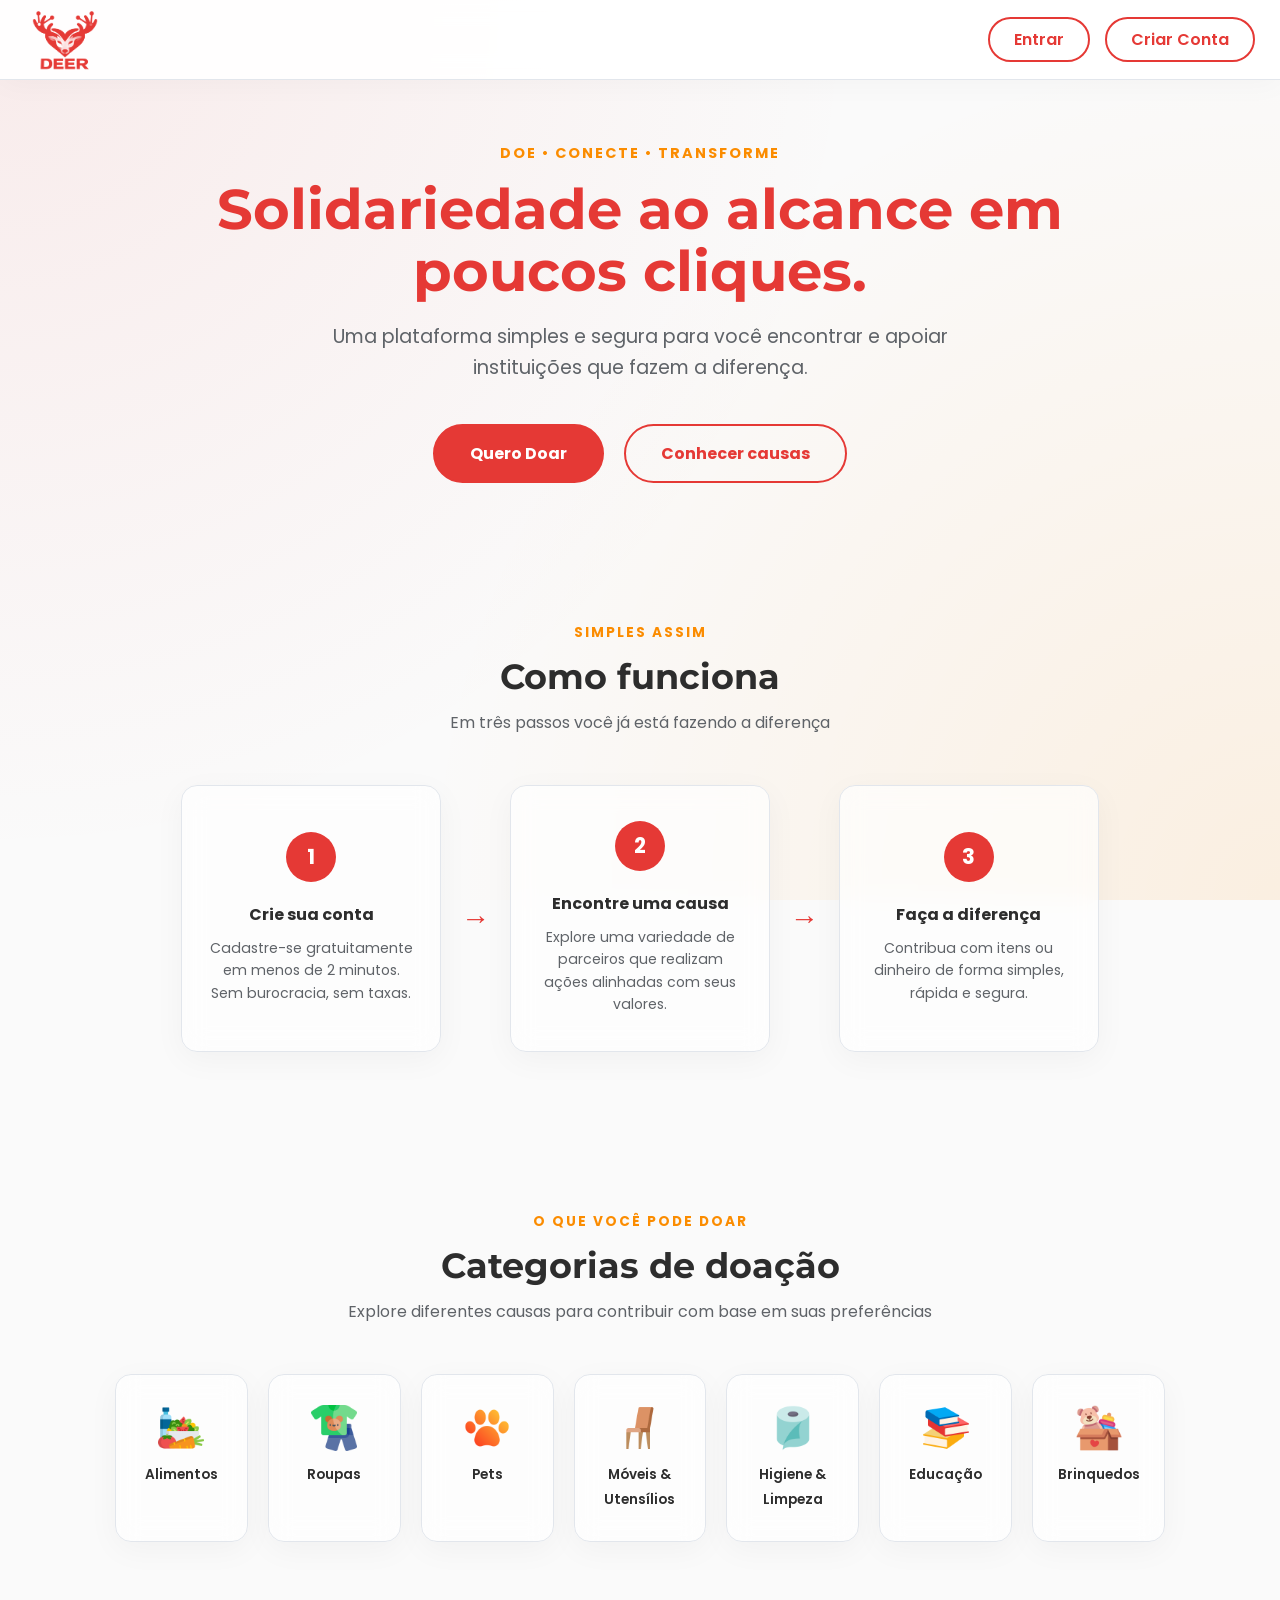
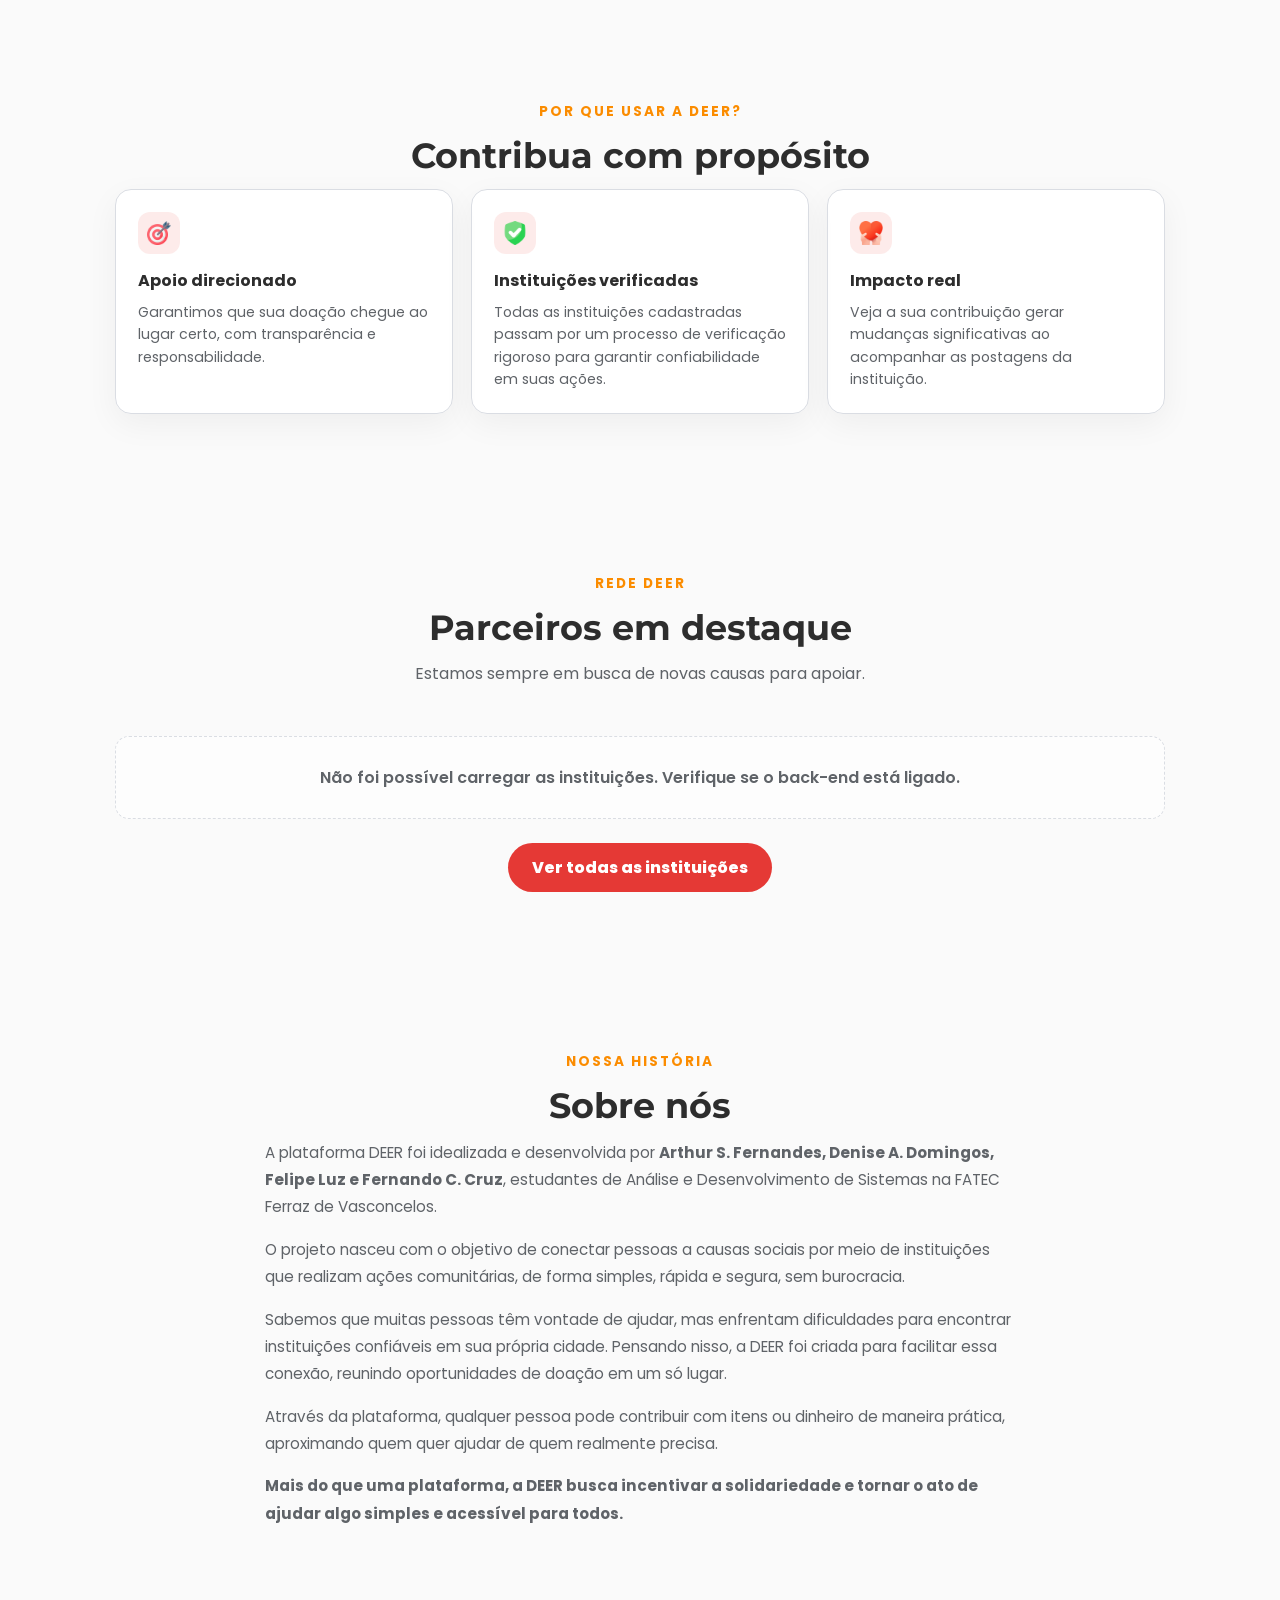
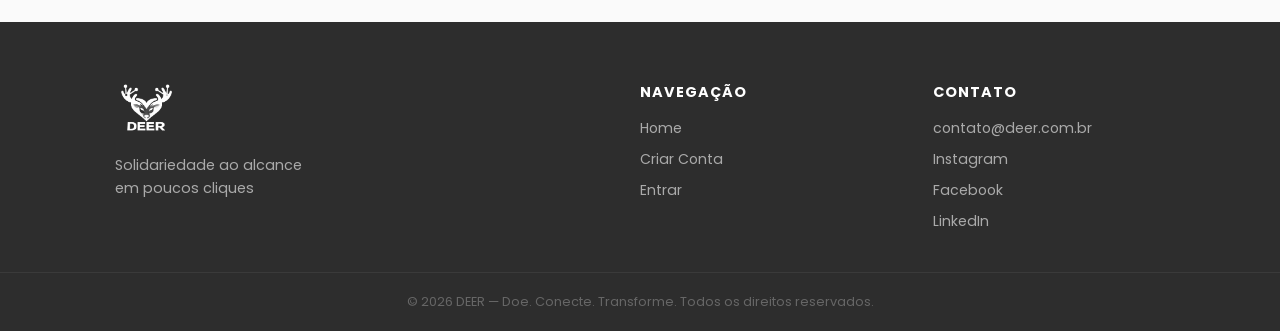
<file: index.html>
<!DOCTYPE html>
<html lang="pt-br">

<head>
    <meta charset="UTF-8">
    <meta name="viewport" content="width=device-width, initial-scale=1.0">
    <title>DEER - Doe. Conecte. Transforme.</title>
    <link rel="preconnect" href="https://fonts.googleapis.com">
    <link rel="preconnect" href="https://fonts.gstatic.com" crossorigin>
    <link
        href="https://fonts.googleapis.com/css2?family=Montserrat:wght@900&family=Poppins:wght@400;600;700&display=swap"
        rel="stylesheet">
    <link rel="stylesheet" href="assets/css/styles.css">
    <link rel="shortcut icon" href="assets/img/logo-deer-recortada-sem-fundo.png" type="image">
</head>

<body>
    <!-- Cabecalho compartilhado: o script.js troca os links por dados do usuario quando existe sessao. -->
    <header class="header">
        <div class="header-container">
            <div class="logo">
                <div class="logo-mask" title="DEER"></div>
            </div>
            <div class="usuario" id="user-menu">
                <a href="pages/login.html" class="login-trigger">Entrar</a>
                <a href="pages/cadastro.html" class="signup-trigger">Criar Conta</a>

            </div>
        </div>
    </header>

    <!-- Primeira dobra da home, com chamadas que levam para as instituicoes carregadas pelo JavaScript. -->
    <main class="tela-inicial">
        <section class="conteudo-tela-inicial">
            <div class="slogan">
                <span class="motto">Doe • Conecte • Transforme</span>
            </div>
            <h1 class="titulo">Solidariedade ao alcance em poucos cliques.</h1>
            <p class="texto-intodutorio">
                Uma plataforma simples e segura para você encontrar e apoiar instituições que fazem a diferença.
            </p>
            <div class="botoes-da-tela-inicial">
                <button class="doar" type="button" data-scroll-ongs>Quero Doar</button>
                <button class="conhecer-ongs" type="button" data-ver-ongs>Conhecer causas</button>
            </div>
            
        </section>
        
    </main>

    <!-- Explica a jornada do usuario em tres passos simples. -->
    <section class="como-funciona">
        <div class="secao-container">
            <span class="secao-tag">Simples assim</span>
            <h2 class="secao-titulo">Como funciona</h2>
            <p class="secao-subtitulo">Em três passos você já está fazendo a diferença</p>
            <div class="passos">
                <div class="passo">
                    <div class="passo-numero">1</div>
                    <h3>Crie sua conta</h3>
                    <p>Cadastre-se gratuitamente em menos de 2 minutos. Sem burocracia, sem taxas.</p>
                </div>
                <div class="passo-seta">→</div>
                <div class="passo">
                    <div class="passo-numero">2</div>
                    <h3>Encontre uma causa</h3>
                    <p>Explore uma variedade de parceiros que realizam ações alinhadas com seus valores.</p>
                </div>
                <div class="passo-seta">→</div>
                <div class="passo">
                    <div class="passo-numero">3</div>
                    <h3>Faça a diferença</h3>
                    <p>Contribua com itens ou dinheiro de forma simples, rápida e segura.</p>
                </div>
            </div>
        </div>
    </section>

    <!-- Categorias usadas também como filtro na página de instituições. -->
    <section class="categorias">
        <div class="secao-container">
            <span class="secao-tag">O que você pode doar</span>
            <h2 class="secao-titulo">Categorias de doação</h2>
            <p class="secao-subtitulo">Explore diferentes causas para contribuir com base em suas preferências</p>
            <div class="categorias-grid">
                <div class="categoria-card" data-categoria="alimentos">
                    <div class="categoria-icone"><img src="assets/img/diet.png" alt=""></div>
                    <span>Alimentos</span>
                </div>
                <div class="categoria-card" data-categoria="roupas">
                    <div class="categoria-icone"><img src="assets/img/clothes.png" alt=""></div>
                    <span>Roupas</span>
                </div>
                <div class="categoria-card" data-categoria="pets">
                    <div class="categoria-icone"><img src="assets/img/pets.png" alt=""></div>
                    <span>Pets</span>
                </div>
                <div class="categoria-card" data-categoria="moveis">
                    <div class="categoria-icone"><img src="assets/img/dining.png" alt=""></div>
                    <span>Móveis & Utensílios</span>
                </div>
                <div class="categoria-card" data-categoria="higiene">
                    <div class="categoria-icone"><img src="assets/img/tissue-roll.png" alt=""></div>
                    <span>Higiene & Limpeza</span>
                </div>
                <div class="categoria-card" data-categoria="educacao">
                    <div class="categoria-icone"><img src="assets/img/stack-of-books.png" alt=""></div>
                    <span>Educação</span>
                </div>
                <div class="categoria-card" data-categoria="brinquedos">
                    <div class="categoria-icone"><img src="assets/img/donate.png" alt=""></div>
                    <span>Brinquedos</span>
                </div>
            </div>
        </div>
    </section>

    <!-- Cards de valor do produto. Aqui entraram icones proprios para manter o visual consistente. -->
    <section class="beneficios-deer">
        <div class="secao-container">
            <span class="secao-tag">Por que usar a DEER?</span>
            <h2 class="secao-titulo">Contribua com propósito</h2>
            <div class="beneficios-grid">
                <div class="beneficio-card">
                    <div class="beneficio-icone"><img src="assets/img/target.png" alt=""></div>
                    <h3>Apoio direcionado</h3>
                    <p>Garantimos que sua doação chegue ao lugar certo, com transparência e responsabilidade.</p>
                </div>
                <div class="beneficio-card">
                    <div class="beneficio-icone"><img src="assets/img/shield.png" alt=""></div>
                    <h3>Instituições verificadas</h3>
                    <p>Todas as instituições cadastradas passam por um processo de verificação rigoroso para garantir
                        confiabilidade em suas ações.</p>
                </div>
                <div class="beneficio-card">
                    <div class="beneficio-icone"><img src="assets/img/give-love.png" alt=""></div>
                    <h3>Impacto real</h3>
                    <p>Veja a sua contribuição gerar mudanças significativas ao acompanhar as postagens da instituição.
                    </p>
                </div>
            </div>
        </div>
    </section>

    <!-- Este grid nasce com texto de carregamento e depois recebe os cards vindos da rota /instituicoes. -->
    <section class="ongs-destaque" id="ongs-aprovadas">
        <div class="secao-container">
            <span class="secao-tag">Rede DEER</span>
            <h2 class="secao-titulo">Parceiros em destaque</h2>
            <p class="secao-subtitulo">Estamos sempre em busca de novas causas para apoiar.</p>
            <div class="ongs-grid" id="home-ongs-grid">
                <div class="estado-lista">Carregando instituições...</div>
            </div>
            <a class="btn-ver-todas-ongs" href="pages/ongs.html">Ver todas as instituições</a>
        </div>
    </section>

    <!-- Apresentação do projeto acadêmico e da equipe. -->
    <section class="sobre-nos">
        <div class="secao-container">
            <span class="secao-tag">Nossa história</span>
            <h2 class="secao-titulo">Sobre nós</h2>
            <div class="sobre-conteudo">
                <div class="sobre-texto">
                    <p>A plataforma DEER foi idealizada e desenvolvida por <strong>Arthur S. Fernandes, Denise A.
                            Domingos, Felipe Luz e Fernando C. Cruz</strong>, estudantes de Análise e Desenvolvimento de
                        Sistemas na FATEC Ferraz de Vasconcelos.</p>
                    <p>O projeto nasceu com o objetivo de conectar pessoas a causas sociais por meio de instituições que
                        realizam ações comunitárias, de forma simples, rápida e segura, sem burocracia.</p>
                    <p>Sabemos que muitas pessoas têm vontade de ajudar, mas enfrentam dificuldades para encontrar
                        instituições confiáveis em sua própria cidade. Pensando nisso, a DEER foi criada para facilitar
                        essa conexão, reunindo oportunidades de doação em um só lugar.</p>
                    <p>Através da plataforma, qualquer pessoa pode contribuir com itens ou dinheiro de maneira prática,
                        aproximando quem quer ajudar de quem realmente precisa.</p>
                    <p><strong>Mais do que uma plataforma, a DEER busca incentivar a solidariedade e tornar o ato de
                            ajudar algo simples e acessível para todos.</strong></p>
                </div>
            </div>
        </div>
    </section>

    <!-- Rodape com navegacao e contatos. Abaixo tambem fica o widget VLibras usado em acessibilidade. -->
    <footer class="footer">
        <div class="footer-container">
            <div class="footer-marca">
                <img src="assets/img/logo-deer-recortada-sem-fundo.png" alt="DEER" height="50">
                <p>Solidariedade ao alcance<br>em poucos cliques</p>
            </div>
            <div class="footer-links">
                <h4>Navegação</h4>
                <a href="index.html">Home</a>
                <a href="pages/cadastro.html">Criar Conta</a>
                <a href="pages/login.html">Entrar</a>
            </div>
            <div class="footer-links">
                <h4>Contato</h4>
                <a href="mailto:contato@deer.com.br">contato@deer.com.br</a>
                <a href="#">Instagram</a>
                <a href="#">Facebook</a>
                <a href="#">LinkedIn</a>
            </div>
        </div>
        <div class="footer-bottom">
            <p>© 2026 DEER — Doe. Conecte. Transforme. Todos os direitos reservados.</p>
        </div>
        <div vw class="enabled">
            <div vw-access-button class="active"></div>
            <div vw-plugin-wrapper>
                <div class="vw-plugin-top-wrapper"></div>
            </div>
        </div>
        <!-- VLibras e um widget publico do governo para traducao de conteudo em Libras. -->
        <script src="https://vlibras.gov.br/app/vlibras-plugin.js"></script>
        <script>
            new window.VLibras.Widget('https://vlibras.gov.br/app');
        </script>

    </footer>

    <!-- config.js precisa vir antes porque script.js usa a funcao deerApi para chamar o back-end. -->
    <script src="assets/js/config.js"></script>
    <script src="assets/js/script.js"></script>
</body>

</html>
</file>
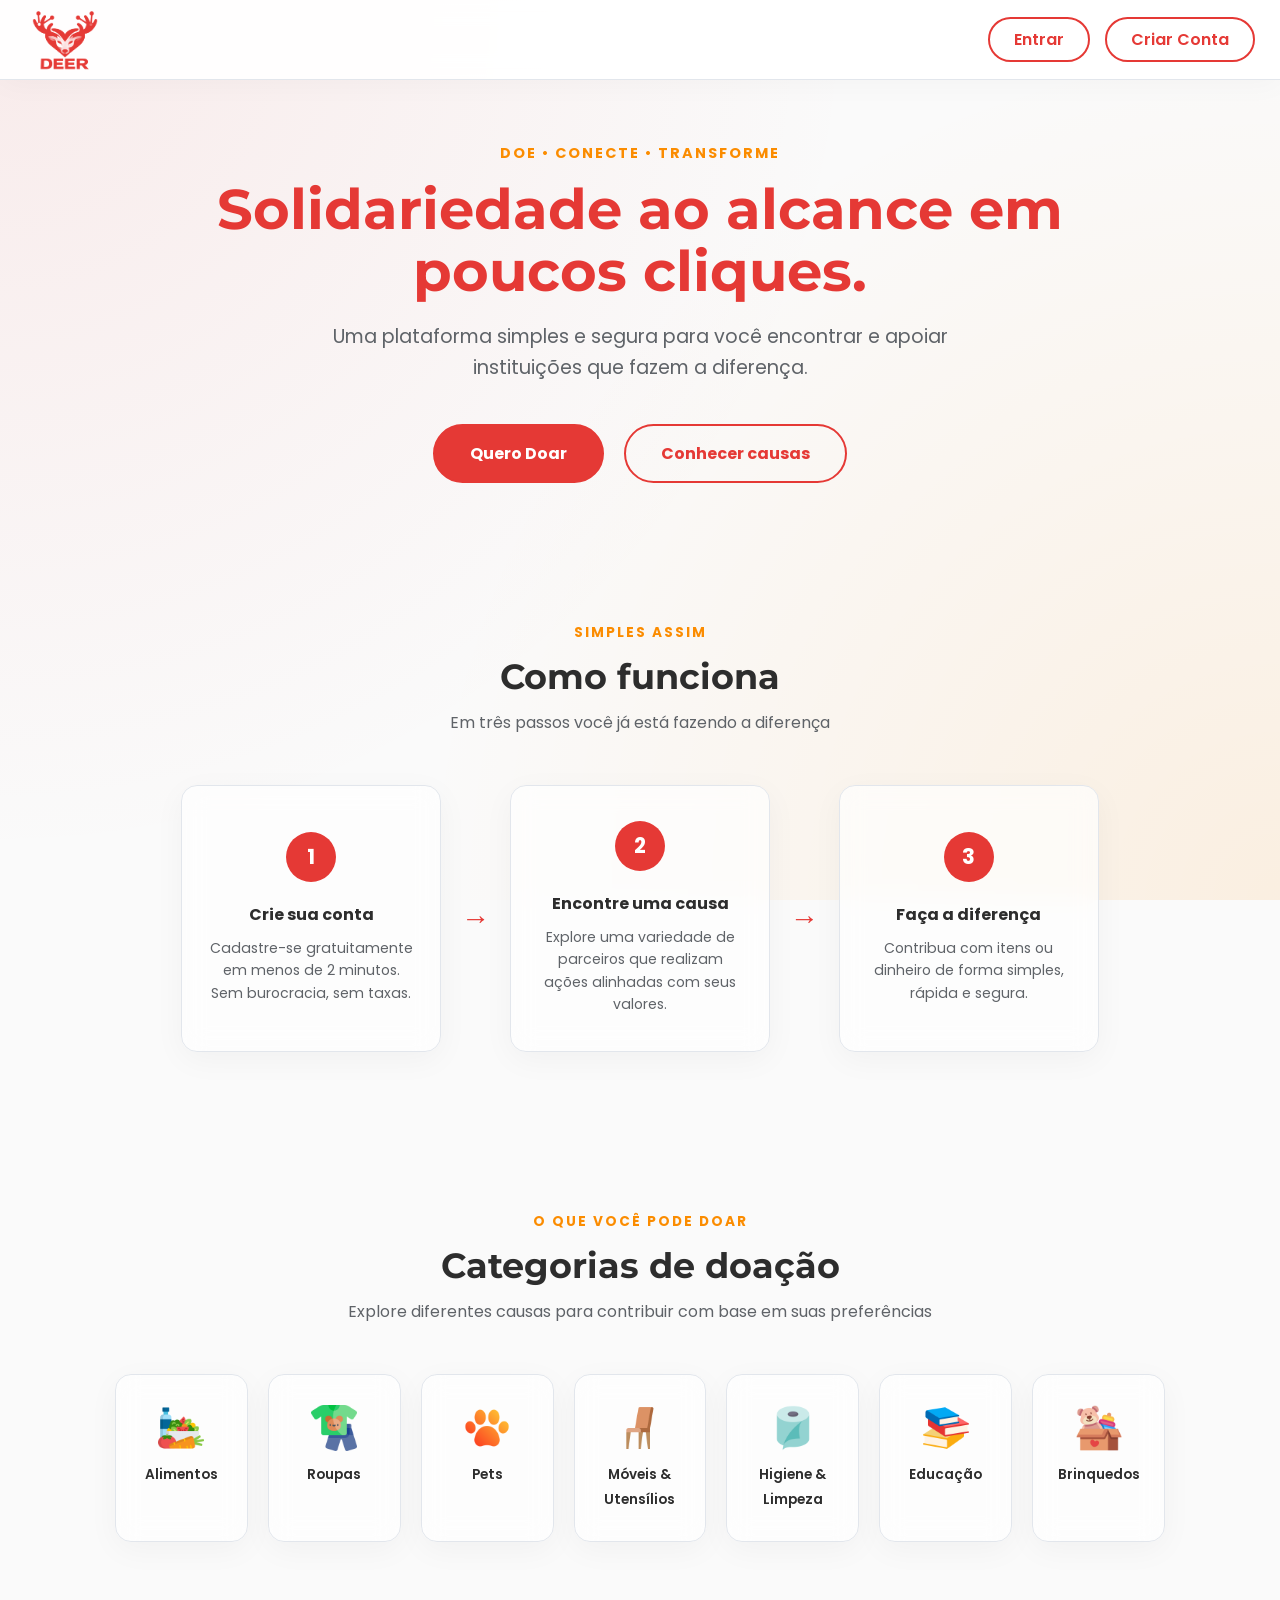
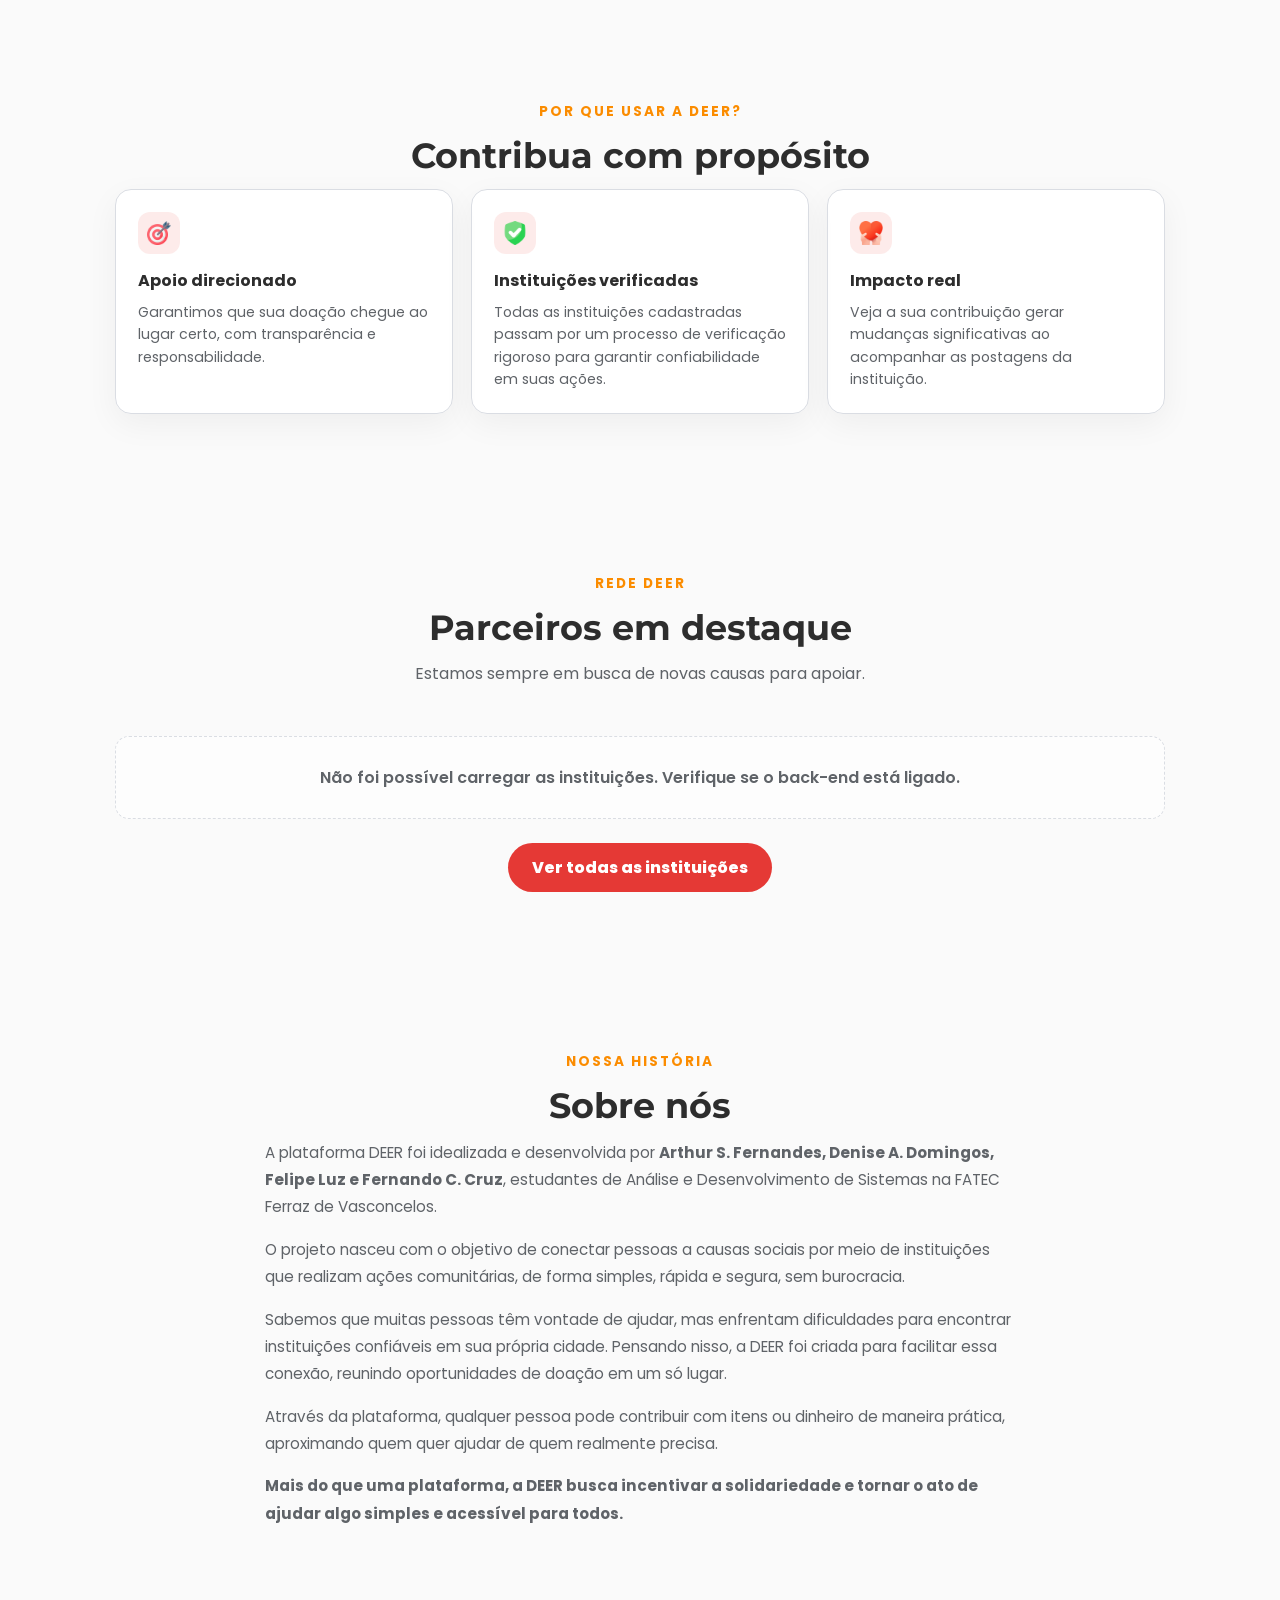
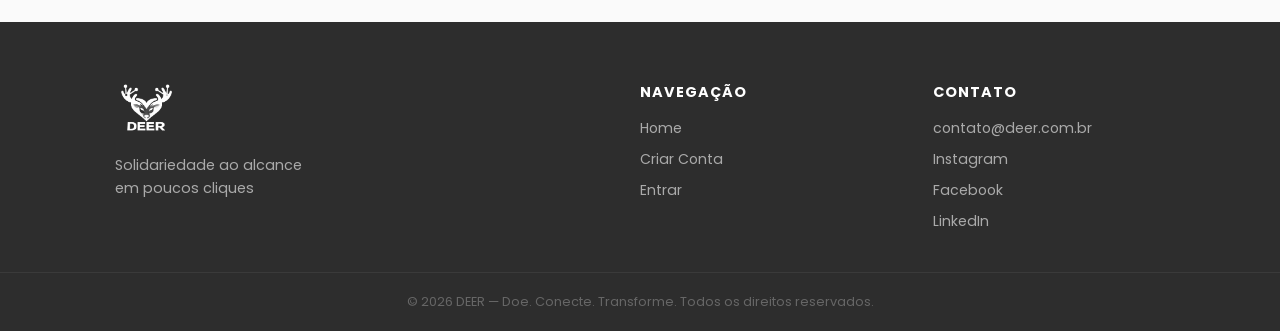
<file: pages/administracao.html>
<!DOCTYPE html>
<html lang="pt-br">
<head>
    <meta charset="UTF-8">
    <meta name="viewport" content="width=device-width, initial-scale=1.0">
    <title>DEER - Doe. Empatize. Engaje. Realize.</title>
    <link rel="preconnect" href="https://fonts.googleapis.com">
    <link rel="preconnect" href="https://fonts.gstatic.com" crossorigin>
    <link href="https://fonts.googleapis.com/css2?family=Montserrat:wght@900&family=Poppins:wght@400;600;700&display=swap" rel="stylesheet">
    <link href="https://cdn.jsdelivr.net/npm/bootstrap@5.3.8/dist/css/bootstrap.min.css" rel="stylesheet" integrity="sha384-sRIl4kxILFvY47J16cr9ZwB07vP4J8+LH7qKQnuqkuIAvNWLzeN8tE5YBujZqJLB" crossorigin="anonymous">
    <link rel="stylesheet" href="../assets/css/styles.css">
    <link rel="stylesheet" href="../assets/css/administracao.css"> 
    <link rel="shortcut icon" href="../assets/img/logo-deer-recortada-sem-fundo.png" type="image">
</head>
<body>
    
    <!-- Cabecalho simples do painel. O acesso real e validado no administracao.js e no back-end. -->
    <header class="header header-admin">
        <div class="header-container">
            <a href="../index.html" class="logo">
                <div class="logo-mask" title="DEER"></div>
            </a>
            <div class="usuario"></div> 

    <!--Botões para aumentar e diminuir o tamanho da fonte (ACESSIBILIDADE)-->
    <div class="acessibilidade">
    <button type="button" onclick="aumentarFonte()">A+</button>
    <button type="button" onclick="diminuirFonte()">A-</button>

 <!--Ïcone/botão para acionar o alto contraste-->
<button type="button" onclick="alternarContraste()" title="Alto contraste">
    🌓
</button>
  
<!--botão para leitura em voz alta //ao pressionar o botão o texto é traduzido em áudio, ao clicar novamente, a tradução para-->
<button id="btnAudio" onclick="alternarLeitura()">
    🔊
</button>

<button onclick="speechSynthesis.pause()">⏸</button> <!--Botao para pausar o áudio-->
<button onclick="speechSynthesis.resume()">▶</button> <!--Botao para continuar o áudio-->

        </div>
    </header>

    <main class="admin-main">
        
        <!-- A tabela comeca vazia; o administracao.js busca os pedidos pendentes e monta as linhas. -->
        <div class="admin-table-container">
            
            <table class="table text-center table-bordered table-hover admin-table">
                <thead class="table-light">
                    <tr>
                        <th class="align-middle">Nome Instituição</th>
                        <th class="align-middle">CNPJ</th>
                        <th>Status</th>
                        <th class="align-middle">Aceitar</th>
                        <th class="align-middle">Recusar</th>
                    </tr>
                </thead>
                <tbody>
                    <tr>
                        
                    </tr>   
                </tbody>
            </table>
        </div>
            
        <!-- Modal de leitura dos dados enviados pela instituicao antes de aprovar ou recusar. -->
        <div class="modal-desenvolvimento-overlay" id="modal-detalhes-ong">
            <div class="modal-aviso" style="max-width: 550px; text-align: left;">
            <h3 id="modal-ong-nome" style="color: var(--red-base); margin-bottom: 15px;">Nome da ONG</h3>
        
        <div style="font-size: 0.9rem; color: var(--dark-text); line-height: 1.6;">
            <p><strong>CNPJ:</strong> <span id="modal-ong-cnpj"></span></p>
            <p><strong>Cidade/UF:</strong> <span id="modal-ong-local"></span></p>
            <p><strong>Chave Pix:</strong> <span id="modal-ong-pix"></span> (<span id="modal-ong-tipo-pix"></span>)</p>
            <p style="margin-top: 10px;"><strong>Descrição:</strong></p>
            <p id="modal-ong-desc" style="color: var(--gray-text);"></p>
        </div>

        <button type="button" class="btn-fechar-aviso" style="margin-top: 25px;" onclick="fecharModalDetalhes()">Fechar Resumo</button>
            </div>
        </div>

        <!-- Modal de confirmacao para evitar aprovar ou recusar uma solicitacao por clique acidental. -->
        <div class="modal-aviso-overlay" id="modal-confirmacao-acao">
            <div class="modal-aviso">
                <div class="icone-aviso" id="icone-confirmacao">!</div>
                <h3 id="titulo-confirmacao">Confirmação</h3>
                <p id="texto-confirmacao">Tem certeza que deseja realizar esta ação?</p>

        <div class="modal-botoes" style="display: flex; gap: 15px; margin-top: 25px;">
            <button class="btn-cancelar" type="button" onclick="fecharModalConfirmacao()" style="flex: 1; padding: 12px; border-radius: 10px; cursor: pointer; font-weight: 600;">Cancelar</button>
            <button id="btn-confirmar-acao" type="button" onclick="executarAcaoPendente()" style="flex: 1; padding: 12px; border-radius: 10px; border: none; color: white; cursor: pointer; font-weight: 600;">Confirmar</button>
        </div>
            </div>
        </div>

    </main>
    <!-- config.js libera a API e administracao.js controla tabela, modais e acoes de aprovacao. -->
    <script src="../assets/js/config.js"></script>
    <script src="../assets/js/administracao.js"></script>
</body>
</html>
</file>
<file: assets/css/styles.css>
/* Variaveis principais do site. O JavaScript altera parte delas quando o usuario troca entre tema claro e escuro. */
:root {
    --red-base: #E53935;
    --red-hover: #C62828;
    
    /* Cores base usadas em cards, campos, textos e fundos. */
    --orange-accent: #FB8C00;
    --page-bg: #FAFAFA;
    --surface: rgba(255, 255, 255, 0.65);
    --surface-strong: rgba(255, 255, 255, 0.92);
    --surface-hover: rgba(255, 255, 255, 0.9);
    --border-color: #E2E6EC;
    --field-border: #DADDE3;
    --input-bg: rgba(255, 255, 255, 0.9);
    --dark-text: #2D2D2D;
    --gray-text: #5F6368;
    --white: #FFFFFF;

    /* Sombra que tambem muda conforme o tema. */
    --theme-shadow: 0 4px 15px rgba(229, 57, 53, 0.2);
}

/* Reset simples para evitar espacos padrao diferentes entre navegadores. */
* { margin: 0; padding: 0; box-sizing: border-box; }

body {
    /* O fundo recebe as cores do tema aplicado pelo script.js. */
    background-color: var(--page-bg);
    
    /* Mantem o gradiente estavel mesmo durante o scroll. */
    background-attachment: fixed;
    background-repeat: no-repeat;
    background-size: cover;

    color: var(--dark-text);
    font-family: 'Poppins', sans-serif;
    -webkit-font-smoothing: antialiased;
}

/* Cabecalho fixo com efeito de vidro para combinar com os dois temas. */
.header {
    position: fixed;
    top: 0; width: 100%; height: 80px;
    
    /* Fundo semitransparente para misturar com o fundo global. */
    background: var(--surface-strong); 
    
    /* Desfoque do fundo, conhecido como efeito glassmorphism. */
    backdrop-filter: blur(12px); 
    -webkit-backdrop-filter: blur(12px);
    
    display: flex; align-items: center; z-index: 100;
    box-shadow: 0 4px 30px rgba(0, 0, 0, 0.03);
    border-bottom: 1px solid var(--border-color);
}

.header-container {
    width: 100%;
    padding: 0 25px;
    display: flex;
    justify-content: space-between; 
    align-items: center;
}

.logo {
    display: flex;
    align-items: center;
}

/* A logo usa imagem normal como fallback e máscara colorida quando o navegador suporta. */
.logo-mask {
    height: 65px;
    width: 80px; /* largura aproximada para a mascara não cortar a logo */
    background-image: url('../img/logo-deer-recortada-sem-fundo.png');
    background-size: contain;
    background-repeat: no-repeat;
    background-position: center left;
    transition: background-color 0.3s ease, transform 0.3s ease;
    cursor: pointer;
}

@supports ((-webkit-mask-image: url('../img/logo-deer-recortada-sem-fundo.png')) or (mask-image: url('../img/logo-deer-recortada-sem-fundo.png'))) {
    .logo-mask {
        background-color: var(--red-base);
        background-image: none;
        -webkit-mask-image: url('../img/logo-deer-recortada-sem-fundo.png');
        -webkit-mask-size: contain;
        -webkit-mask-repeat: no-repeat;
        -webkit-mask-position: center left;
        mask-image: url('../img/logo-deer-recortada-sem-fundo.png');
        mask-size: contain;
        mask-repeat: no-repeat;
        mask-position: center left;
    }
}

.logo-mask:hover { 
    transform: scale(1.05); 
}

/* Menu de usuario logado, preenchido pelo script.js quando existe sessao. */
.usuario { display: flex; gap: 15px; align-items: center; flex-wrap: nowrap;}

.usuario-identidade {
    display: flex;
    align-items: center;
    gap: 8px;
}

.usuario-foto,
.usuario-iniciais {
    width: 32px;
    height: 32px;
    border-radius: 50%;
    border: 2px solid var(--red-base);
}

.usuario-foto {
    object-fit: cover;
}

.usuario-iniciais {
    background: var(--red-base);
    color: white;
    display: flex;
    align-items: center;
    justify-content: center;
    font-size: 0.75rem;
    font-weight: 700;
}

.usuario-saudacao {
    font-weight: 600;
    color: var(--dark-text);
}

.usuario-acao {
    padding: 8px 18px;
    font-size: 0.85rem;
}

/* botões de Login, cadastro e sair (login-trigger e signup-trigger) */
.login-trigger, .signup-trigger {
    cursor: pointer; 
    font-weight: 600; 
    border-radius: 25px; 
    transition: all 0.25s ease;
    padding: 8px 24px; /* era24 */
    font-family: inherit;
    text-decoration: none;
    display: inline-block;
    white-space: nowrap;

    /* botão com borda */
    background: var(--surface-strong);
    border: 2px solid var(--red-base);
    color: var(--red-base);
}

/* hover do botão com borda (é dinamico) */
.login-trigger:hover, .signup-trigger:hover {
    background: var(--red-hover); /* Usa a cor escura do tema */
    color: var(--white);
    transform: translateY(-2px);
    
    /* sombra dinâmica do tema */
    box-shadow: var(--theme-shadow);
}

/* tela inicial */
.tela-inicial {
    display: flex;
    align-items: flex-start;
    justify-content: center;
    text-align: center;
    
    /* fundo transparente pra mostrar o gradiente */
    background: transparent; 
    
    padding: 140px 20px 40px;
    padding-bottom: 60px;
}

.conteudo-tela-inicial {
    max-width: 850px;
    display: flex;
    flex-direction: column;
    align-items: center;
}

.motto {
    color: var(--orange-accent);
    font-weight: 700;
    text-transform: uppercase;
    letter-spacing: 2px;
    font-size: 0.9rem;
    margin-bottom: 15px;
    display: inline-block;
}

.titulo { 
    font-family: 'Montserrat', sans-serif; 
    font-size: 3.5rem; 
    color: var(--red-base); /* cor dinâmica */
    line-height: 1.1;
    margin-bottom: 20px; 
}

.texto-intodutorio { 
    font-size: 1.2rem; 
    color: var(--gray-text); 
    max-width: 650px; 
    line-height: 1.6;
    margin-bottom: 40px; 
}

.botoes-da-tela-inicial { display: flex; gap: 20px; }

/* botões da tela inicial */
.doar, .conhecer-ongs {
    padding: 15px 35px;
    border-radius: 50px;
    font-weight: 700;
    cursor: pointer;
    transition: 0.3s;
    font-family: inherit;
    font-size: 1rem;
}

.doar { background: var(--red-base); color: white; border: 2px solid var(--red-base); }
.conhecer-ongs { background: transparent; color: var(--red-base); border: 2px solid var(--red-base); }

/* hover dos botões da tela inicial ( é dinamico )*/
.doar:hover, .conhecer-ongs:hover { 
    transform: translateY(-3px); 
    
    /* sombra dinamica do tema ao passar o mouse por cima */
    box-shadow: var(--theme-shadow);
    
}

/* modais do login e cadastro */
.modal-content {
    /* efeito de vidro fosco */
    background: var(--surface-strong); 
    backdrop-filter: blur(16px);
    -webkit-backdrop-filter: blur(16px);
    border: 1px solid var(--border-color);
    
    padding: 40px; 
    border-radius: 20px;
    width: 90%; 
    max-width: 480px; 
    box-shadow: 0 10px 40px rgba(0,0,0,0.15);
}

.input-group { margin-bottom: 15px; display: flex; flex-direction: column; text-align: left; }
.input-group label { font-size: 0.85rem; font-weight: 600; margin-bottom: 5px; }
.input-group input { padding: 12px; border: 1px solid var(--field-border); border-radius: 8px; font-family: inherit; background: var(--input-bg); color: var(--dark-text); width: 100%; min-width: 0; box-sizing: border-box; }

.form-row { display: flex; gap: 15px; }
.form-row .input-group { flex: 1; min-width: 0; }

/* botão do formulário dinamico */
.btn-form {
    background: var(--red-base); color: white; border: none; padding: 15px; 
    font-size: 1rem; font-weight: 700; border-radius: 10px; cursor: pointer;
    transition: 0.2s;
}

.btn-form:hover { background: var(--red-hover); }

/* pop-ups */
.pop-up {
    visibility: hidden;
    min-width: 250px;
    background-color: #4CAF50;
    color: #fff;
    text-align: center;
    border-radius: 10px;
    padding: 16px;
    position: fixed;
    z-index: 1001;
    left: 50%;
    bottom: 30px;
    transform: translateX(-50%);
    font-weight: 600;
    box-shadow: 0 4px 15px rgba(0,0,0,0.2);
}

.pop-up.show {
    visibility: visible;
    animation: fadein 0.5s, fadeout 0.5s 2.5s;
}

@keyframes fadein {
    from { bottom: 0; opacity: 0; }
    to { bottom: 30px; opacity: 1; }
}

@keyframes fadeout {
    from { bottom: 30px; opacity: 1; }
    to { bottom: 0; opacity: 0; }
}

/* coisas gerais (algumas regras reutilizáveis) */
.secao-container {
    max-width: 1100px;
    margin: 0 auto;
    padding: 80px 25px;
    text-align: center;
}

.secao-tag {
    color: var(--orange-accent);
    font-weight: 700;
    text-transform: uppercase;
    letter-spacing: 2px;
    font-size: 0.85rem;
    display: block;
    margin-bottom: 12px;
}

.secao-titulo {
    font-family: 'Montserrat', sans-serif;
    font-size: 2.2rem;
    color: var(--dark-text);
    margin-bottom: 12px;
}

.secao-subtitulo {
    color: var(--gray-text);
    font-size: 1rem;
    margin-bottom: 50px;
}

/* o como funciona da tela inicial */
.como-funciona {
    /* sem o branco solido pra ter o gradiente */
    background: transparent; 
}

.passos {
    display: flex;
    align-items: stretch;
    justify-content: center;
    gap: 20px;
    flex-wrap: wrap;
}

/* cards com efeito de vidro e adaptabilidade dinamica em cores */
.passo {
    background: var(--surface);
    backdrop-filter: blur(12px);
    -webkit-backdrop-filter: blur(12px);
    border: 1px solid var(--border-color);
    border-radius: 16px;
    padding: 35px 25px;
    max-width: 260px;
    text-align: center;
    flex: 1;
    min-width: 200px;
    min-height: 255px;
    display: flex;
    flex-direction: column;
    justify-content: center;
    
    /* sombra bem minimalista e moderna*/
    box-shadow: 0 8px 32px rgba(0, 0, 0, 0.04);
}

.passo-numero {
    width: 50px;
    height: 50px;
    background: var(--red-base); /* dinamico */
    color: white;
    border-radius: 50%;
    display: flex;
    align-items: center;
    justify-content: center;
    font-size: 1.3rem;
    font-weight: 700;
    margin: 0 auto 20px;
}

.passo h3 {
    font-size: 1rem;
    font-weight: 700;
    color: var(--dark-text);
    margin-bottom: 10px;
}

.passo p {
    font-size: 0.88rem;
    color: var(--gray-text);
    line-height: 1.6;
}

.passo-seta {
    font-size: 1.8rem;
    color: var(--red-base); /* dinamico */
    font-weight: 700;
    flex-shrink: 0;
    display: flex;
    align-items: center;
    justify-content: center;
}

/* parte de categorias de doação */
.categorias {
    /* deixa o gradiente global fluir na tela */
    background: transparent; 
}

.categorias-grid {
    display: grid;
    grid-template-columns: repeat(auto-fit, minmax(130px, 1fr));
    gap: 20px;
}

/* cards com efeito de vidro */
.categoria-card {
    background: var(--surface);
    backdrop-filter: blur(12px);
    -webkit-backdrop-filter: blur(12px);
    border: 1px solid var(--border-color);
    border-radius: 16px;
    padding: 30px 15px;
    text-align: center;
    cursor: pointer;
    transition: all 0.25s ease;
    box-shadow: 0 8px 32px rgba(0, 0, 0, 0.04);
}

.categoria-card:hover {
    border-color: var(--red-base); /* Dinâmico */
    background: var(--surface-hover);
    transform: translateY(-4px);
    
    /* sombra dinamica do tema */
    box-shadow: var(--theme-shadow); 
}

.categoria-icone {
    margin-bottom: 10px;
}

.categoria-icone img {
    width: 46px;
    height: 46px;
    object-fit: contain;
    display: block;
    margin: 0 auto;
}

.categoria-card span {
    font-size: 0.85rem;
    font-weight: 600;
    color: var(--dark-text);
}

.beneficios-deer {
    background: transparent;
}

.beneficio-card {
    border: 1.5px solid var(--field-border);
    border-radius: 16px;
    background: var(--surface-strong);
    box-shadow: 0 10px 32px rgba(0,0,0,0.05);
}

.beneficios-grid {
    display: grid;
    grid-template-columns: repeat(auto-fit, minmax(230px, 1fr));
    gap: 18px;
    text-align: left;
}

.beneficio-card {
    padding: 22px;
    min-height: 225px;
    display: flex;
    flex-direction: column;
    justify-content: flex-start;
    transition: transform 0.24s ease, border-color 0.24s ease, box-shadow 0.24s ease;
}

.beneficio-card:hover {
    transform: translateY(-3px);
    border-color: var(--red-base);
    box-shadow: var(--theme-shadow);
}

.beneficio-icone {
    width: 42px;
    height: 42px;
    border-radius: 12px;
    display: flex;
    align-items: center;
    justify-content: center;
    background: rgba(229,57,53,0.10);
    margin-bottom: 14px;
    font-size: 1.25rem;
}

.beneficio-icone img {
    width: 24px;
    height: 24px;
    object-fit: contain;
}

.beneficio-card h3 {
    color: var(--dark-text);
    font-size: 1rem;
    margin-bottom: 8px;
}

.beneficio-card p {
    color: var(--gray-text);
    font-size: 0.88rem;
    line-height: 1.6;
}

.ongs-destaque {
    background: transparent;
}

.ongs-grid {
    display: grid;
    grid-template-columns: repeat(auto-fit, minmax(230px, 1fr));
    gap: 16px;
    text-align: left;
}

.ong-card {
    min-height: 235px;
    display: flex;
    flex-direction: column;
    overflow: hidden;
    border: 1.5px solid var(--field-border);
    border-radius: 16px;
    background: var(--surface-strong);
    box-shadow: 0 10px 32px rgba(0,0,0,0.06);
    transition: transform 0.25s ease, border-color 0.25s ease, box-shadow 0.25s ease;
}

.ong-card:hover {
    transform: translateY(-4px);
    border-color: var(--red-base);
    box-shadow: var(--theme-shadow);
}

.ong-card-banner {
    min-height: 70px;
    padding: 14px;
    display: flex;
    align-items: flex-end;
    background: linear-gradient(135deg, rgba(229,57,53,0.16), rgba(251,140,0,0.12));
}

.ong-card-logo {
    width: 48px;
    height: 48px;
    border-radius: 12px;
    display: inline-flex;
    align-items: center;
    justify-content: center;
    background: var(--surface-strong);
    border: 1.5px solid var(--field-border);
    color: var(--red-base);
    font-size: 1.05rem;
    font-weight: 800;
    object-fit: cover;
}

.ong-card-body {
    padding: 14px;
    display: flex;
    flex-direction: column;
    gap: 8px;
    flex: 1;
}

.ong-card h3 {
    color: var(--dark-text);
    font-size: 0.98rem;
    line-height: 1.3;
}

.ong-card-local {
    color: var(--gray-text);
    font-size: 0.78rem;
    font-weight: 600;
}

.ong-card-desc {
    color: var(--gray-text);
    font-size: 0.8rem;
    line-height: 1.45;
}

.ong-card-categorias {
    display: flex;
    flex-wrap: wrap;
    gap: 7px;
    margin-top: auto;
}

.ong-card-categorias span {
    padding: 4px 8px;
    border-radius: 999px;
    background: rgba(229,57,53,0.10);
    color: var(--red-base);
    font-size: 0.7rem;
    font-weight: 800;
    display: inline-flex;
    align-items: center;
    gap: 5px;
}

.categoria-chip-icone {
    width: 15px;
    height: 15px;
    object-fit: contain;
}

.btn-card-contribuir {
    width: 100%;
    margin-top: 4px;
    padding: 10px 12px;
    border: none;
    border-radius: 10px;
    background: var(--red-base);
    color: white;
    font-family: inherit;
    font-size: 0.84rem;
    font-weight: 800;
    cursor: pointer;
    transition: transform 0.22s ease, background 0.22s ease, box-shadow 0.22s ease;
}

.btn-card-contribuir:hover {
    background: var(--red-hover);
    transform: translateY(-2px);
    box-shadow: var(--theme-shadow);
}

.modal-desenvolvimento-overlay {
    position: fixed;
    inset: 0;
    z-index: 1200;
    display: none;
    align-items: center;
    justify-content: center;
    padding: 20px;
    background: rgba(0,0,0,0.42);
}

.modal-aviso-overlay {
    position: fixed;
    inset: 0;
    z-index: 1250;
    display: none;
    align-items: center;
    justify-content: center;
    padding: 20px;
    background: rgba(0,0,0,0.42);
}

.modal-aviso-overlay.ativo {
    display: flex;
}

.modal-aviso {
    width: min(420px, 100%);
    border: 1.5px solid var(--field-border);
    border-radius: 18px;
    background: var(--surface-strong);
    box-shadow: 0 18px 48px rgba(0,0,0,0.22);
    padding: 26px;
    text-align: center;
}

.modal-aviso-icone {
    width: 44px;
    height: 44px;
    border-radius: 50%;
    display: inline-flex;
    align-items: center;
    justify-content: center;
    background: rgba(229,57,53,0.12);
    color: var(--red-base);
    font-weight: 900;
    margin-bottom: 12px;
}

.modal-aviso-overlay.sucesso .modal-aviso-icone {
    background: rgba(67,160,71,0.13);
    color: #2E7D32;
}

.modal-aviso h3 {
    color: var(--dark-text);
    font-size: 1.2rem;
    margin-bottom: 8px;
}

.modal-aviso p {
    color: var(--gray-text);
    font-size: 0.9rem;
    line-height: 1.6;
    margin-bottom: 20px;
}

.btn-fechar-aviso {
    width: 100%;
    border: none;
    border-radius: 10px;
    background: var(--red-base);
    color: white;
    font-family: inherit;
    font-weight: 800;
    padding: 12px;
    cursor: pointer;
    transition: transform 0.22s ease, background 0.22s ease;
}

.btn-fechar-aviso:hover {
    background: var(--red-hover);
    transform: translateY(-1px);
}

.reveal-on-scroll {
    opacity: 0;
    transform: translateY(18px);
    transition: opacity 0.55s ease, transform 0.55s ease;
}

.reveal-on-scroll.revelado {
    opacity: 1;
    transform: translateY(0);
}

@media (prefers-reduced-motion: reduce) {
    .reveal-on-scroll {
        opacity: 1;
        transform: none;
        transition: none;
    }
}

.modal-desenvolvimento-overlay.ativo {
    display: flex;
}

.modal-desenvolvimento {
    width: min(420px, 100%);
    border: 1.5px solid var(--field-border);
    border-radius: 18px;
    background: var(--surface-strong);
    box-shadow: 0 18px 48px rgba(0,0,0,0.22);
    padding: 26px;
    text-align: center;
}

.modal-desenvolvimento h3 {
    color: var(--dark-text);
    font-size: 1.2rem;
    margin-bottom: 8px;
}

.modal-desenvolvimento p {
    color: var(--gray-text);
    font-size: 0.9rem;
    line-height: 1.6;
    margin-bottom: 20px;
}

.btn-fechar-modal-dev {
    width: 100%;
    border: none;
    border-radius: 10px;
    background: var(--red-base);
    color: white;
    font-family: inherit;
    font-weight: 800;
    padding: 12px;
    cursor: pointer;
    transition: transform 0.22s ease, background 0.22s ease;
}

.btn-fechar-modal-dev:hover {
    background: var(--red-hover);
    transform: translateY(-1px);
}

.estado-lista {
    grid-column: 1 / -1;
    border: 1.5px dashed var(--field-border);
    border-radius: 14px;
    padding: 28px;
    color: var(--gray-text);
    background: var(--surface);
    text-align: center;
    font-weight: 600;
}

.btn-ver-todas-ongs {
    margin: 24px auto 0;
    width: fit-content;
    display: inline-flex;
    justify-content: center;
    padding: 12px 24px;
    border-radius: 999px;
    background: var(--red-base);
    color: white;
    text-decoration: none;
    font-weight: 800;
    transition: transform 0.25s ease, background 0.25s ease, box-shadow 0.25s ease;
}

.btn-ver-todas-ongs:hover {
    background: var(--red-hover);
    transform: translateY(-2px);
    box-shadow: var(--theme-shadow);
}

.ongs-page {
    min-height: 100vh;
    padding: 118px 24px 60px;
}

.ongs-hero,
.ongs-listagem {
    max-width: 1120px;
    margin: 0 auto;
}

.ongs-hero {
    text-align: center;
    margin-bottom: 28px;
}

.ongs-hero h1 {
    font-family: 'Montserrat', sans-serif;
    color: var(--dark-text);
    font-size: 2.4rem;
    margin-bottom: 10px;
}

.ongs-hero p {
    color: var(--gray-text);
    font-size: 1rem;
}

.filtros-ongs {
    display: flex;
    flex-wrap: wrap;
    justify-content: center;
    gap: 10px;
    margin-bottom: 24px;
}

.filtro-ong {
    border: 1.5px solid var(--field-border);
    background: var(--surface-strong);
    color: var(--gray-text);
    border-radius: 999px;
    padding: 9px 14px;
    font-family: inherit;
    font-weight: 800;
    cursor: pointer;
    display: inline-flex;
    align-items: center;
    gap: 7px;
    transition: transform 0.2s ease, border-color 0.2s ease, color 0.2s ease, background 0.2s ease;
}

.filtro-ong img {
    width: 20px;
    height: 20px;
    object-fit: contain;
}

.filtro-ong:hover,
.filtro-ong.ativo {
    border-color: var(--red-base);
    background: rgba(229,57,53,0.10);
    color: var(--red-base);
    transform: translateY(-1px);
}

/* sobre nós */
.sobre-nos {
    /* deixa o gradiente global fluir */
    background: transparent; 
}

.sobre-conteudo {
    max-width: 750px;
    margin: 0 auto;
    text-align: left;
}

.sobre-texto {
    flex: 2;
}

.sobre-texto p {
    color: var(--gray-text);
    line-height: 1.8;
    margin-bottom: 15px;
    font-size: 0.95rem;
}

.sobre-valores {
    flex: 1;
    display: flex;
    flex-direction: column;
    gap: 25px;
}

/* cards com efeito de vidro */
.valor {
    background: var(--surface);
    backdrop-filter: blur(12px);
    -webkit-backdrop-filter: blur(12px);
    border: 1px solid var(--border-color);
    border-radius: 12px;
    padding: 20px;
    box-shadow: 0 8px 32px rgba(0, 0, 0, 0.04);
}

.valor-icone {
    font-size: 1.5rem;
    margin-bottom: 8px;
}

.valor h4 {
    font-size: 0.95rem;
    font-weight: 700;
    color: var(--dark-text);
    margin-bottom: 5px;
}

.valor p {
    font-size: 0.82rem;
    color: var(--gray-text);
    line-height: 1.5;
}

/* footer */
.footer {
    background: var(--dark-text);
    color: white;
}

.footer-container {
    max-width: 1100px;
    margin: 0 auto;
    padding: 60px 25px 40px;
    display: flex;
    gap: 60px;
    flex-wrap: wrap;
}

.footer-marca {
    flex: 2;
}

/* imagem da logo no footer permanece branca independente do tema */
.footer-marca img {
    margin-bottom: 15px;
    filter: brightness(0) invert(1);
}

.footer-marca p {
    color: #aaa;
    font-size: 0.9rem;
    line-height: 1.6;
}

.footer-links {
    flex: 1;
    display: flex;
    flex-direction: column;
    gap: 10px;
    min-width: 140px;
}

.footer-links h4 {
    font-size: 0.9rem;
    font-weight: 700;
    color: white;
    margin-bottom: 5px;
    text-transform: uppercase;
    letter-spacing: 1px;
}

.footer-links a {
    color: #aaa;
    text-decoration: none;
    font-size: 0.88rem;
    transition: color 0.2s;
}

.footer-links a:hover {
    color: var(--orange-accent);
}

.footer-bottom {
    border-top: 1px solid #3a3a3a;
    text-align: center;
    padding: 20px 25px;
}

.footer-bottom p {
    color: #666;
    font-size: 0.8rem;
}

html[data-theme="escuro"] .header {
    box-shadow: 0 10px 34px rgba(0,0,0,0.26);
}

html[data-theme="escuro"] .cadastro-card,
html[data-theme="escuro"] .login-card,
html[data-theme="escuro"] .modal-content,
html[data-theme="escuro"] .passo,
html[data-theme="escuro"] .categoria-card,
html[data-theme="escuro"] .beneficio-card,
html[data-theme="escuro"] .ong-card,
html[data-theme="escuro"] .estado-lista,
html[data-theme="escuro"] .filtro-ong,
html[data-theme="escuro"] .modal-desenvolvimento,
html[data-theme="escuro"] .modal-aviso,
html[data-theme="escuro"] .valor {
    background: var(--surface-strong);
    border-color: var(--border-color);
    box-shadow: 0 14px 40px rgba(0,0,0,0.28);
}

html[data-theme="escuro"] .categoria-card:hover {
    border-color: var(--red-base);
    background: var(--surface-hover);
    transform: translateY(-4px);
    box-shadow: 0 16px 36px rgba(229,57,53,0.22);
}

html[data-theme="escuro"] input,
html[data-theme="escuro"] textarea {
    background: var(--input-bg) !important;
    border-color: var(--field-border) !important;
    color: var(--dark-text) !important;
}

html[data-theme="escuro"] input::placeholder,
html[data-theme="escuro"] textarea::placeholder {
    color: #78808A;
}

html[data-theme="escuro"] .btn-social,
html[data-theme="escuro"] .btn-voltar,
html[data-theme="escuro"] .btn-cancelar {
    background: rgba(255,255,255,0.06);
    border-color: var(--border-color);
    color: var(--dark-text);
}

html[data-theme="escuro"] .footer {
    background: #0B0D0F;
}

@media (max-width: 900px) {
    .header {
        height: auto;
        min-height: 70px;
    }

    .header-container {
        padding: 10px 16px;
        gap: 12px;
    }

    .logo-mask {
        width: 64px;
        height: 52px;
    }

    .usuario {
        gap: 8px;
        justify-content: flex-end;
        flex-wrap: wrap;
    }

    .usuario-identidade {
        width: 100%;
        justify-content: flex-end;
    }

    .login-trigger,
    .signup-trigger,
    .usuario-acao {
        padding: 7px 12px;
        font-size: 0.78rem;
    }

    .tela-inicial {
        padding: 118px 16px 34px;
    }

    .titulo {
        font-size: 2.35rem;
    }

    .texto-intodutorio {
        font-size: 1rem;
        margin-bottom: 28px;
    }

    .secao-container {
        padding: 56px 16px;
    }

    .secao-titulo {
        font-size: 1.75rem;
    }

    .secao-subtitulo {
        margin-bottom: 30px;
    }

    .passos {
        flex-direction: column;
        align-items: stretch;
    }

    .passo {
        max-width: none;
        width: 100%;
        padding: 24px 18px;
    }

    .passo-seta {
        transform: rotate(90deg);
        line-height: 1;
    }

    .categorias-grid {
        grid-template-columns: repeat(2, minmax(0, 1fr));
        gap: 12px;
    }

    .categoria-card {
        padding: 18px 10px;
        border-radius: 12px;
    }

    .beneficios-grid,
    .ongs-grid {
        grid-template-columns: 1fr;
    }

    .footer-container {
        flex-direction: column;
        gap: 26px;
    }
}

@media (max-width: 520px) {
    body {
        overflow-x: hidden;
    }

    .header-container {
        align-items: flex-start;
    }

    .usuario {
        max-width: calc(100vw - 96px);
    }

    .usuario-saudacao {
        display: none;
    }

    .botoes-da-tela-inicial {
        width: 100%;
        flex-direction: column;
        gap: 12px;
    }

    .doar,
    .conhecer-ongs {
        width: 100%;
        padding: 12px 18px;
        font-size: 0.92rem;
    }

    .motto {
        font-size: 0.76rem;
        letter-spacing: 1.2px;
    }

    .titulo {
        font-size: 1.9rem;
    }

    .categorias-grid {
        grid-template-columns: 1fr;
    }

    .ongs-page {
        padding: 104px 14px 42px;
    }

    .ongs-hero h1 {
        font-size: 1.75rem;
    }

    .filtros-ongs {
        justify-content: flex-start;
        overflow-x: auto;
        flex-wrap: nowrap;
        padding-bottom: 8px;
    }

    .filtro-ong {
        flex: 0 0 auto;
        padding: 8px 12px;
        font-size: 0.82rem;
    }
}
</file>
<file: assets/css/administracao.css>
/* Estilos do painel de administracao. O administracao.js preenche tabela e modais com dados do back-end. */

/* Força o header a ter fundo branco sólido apenas nesta página */
.header-admin {
    background-color: var(--white) !important;
}

/* Fundo com o gradiente laranja suave descendo para o branco */
.admin-main {
    background-color: rgb(250, 250, 250);
    background-image: linear-gradient(rgba(214, 91, 33, 0.2) 0%, rgb(250, 250, 250) 50%);
    min-height: 100vh;
}

/* Container que empurra a tabela para baixo (evitando o header) e centraliza */
.admin-table-container {
    display: flex;
    justify-content: center;
    padding-top: 120px; 
}

/* Tamanho e borda da tabela */
.admin-table {
    width: 80%;
    max-width: 800px;
    border: 10px solid var(--border-color); 
}
</file>
